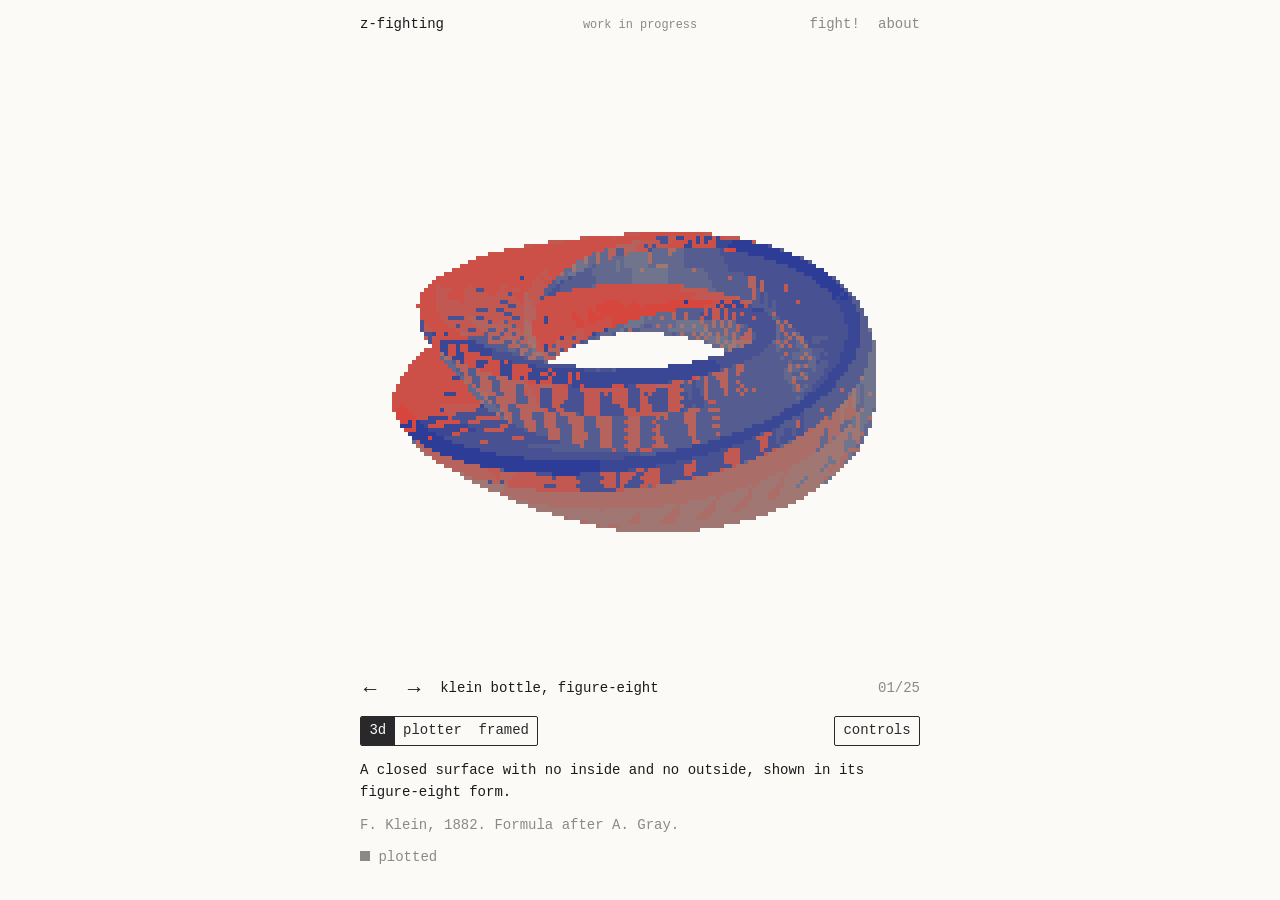
<file: index.html>
<!doctype html>
<html lang="en">
<head>
<meta charset="utf-8">
<meta name="viewport" content="width=device-width, initial-scale=1">
<title>z-fighting</title>
<meta name="description" content="Z-fighting: pen plotter drawings made from a rendering error of 3D graphics.">
<link rel="stylesheet" href="stil.css">
</head>
<body>

<header>
  <a href="#" class="titel">z-fighting</a>
  <span class="wip">work in progress</span>
  <nav aria-label="pages"><a href="game/">fight!</a><a href="about.html">about</a></nav>
</header>

<main></main>

<script src="flaechen.js"></script>
<script src="netze.js"></script>
<script src="auswahl.js"></script>
<script src="werke.js"></script>
<script src="zf.js"></script>
</body>
</html>
</file>
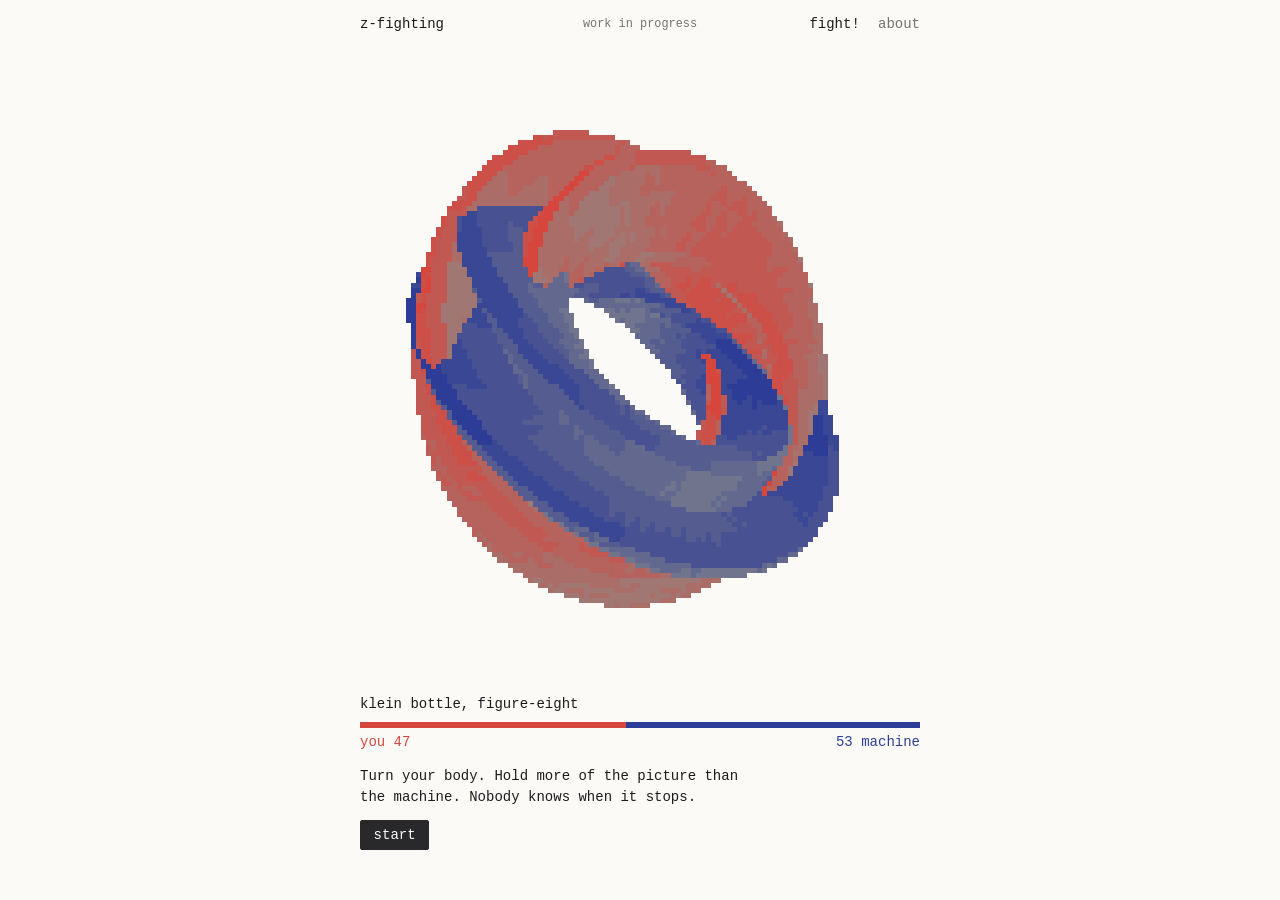
<file: game/index.html>
<!doctype html>
<html lang="en">
<head>
<meta charset="utf-8">
<meta name="viewport" content="width=device-width, initial-scale=1, viewport-fit=cover">
<title>fight!</title>
<meta name="description" content="Two bodies in the same place. Hold more of the picture than the machine.">
<style>
/* Wie die Website: Papier, Festbreitenschrift, Blau und Rot, eine Bildschirmseite ohne Scrollen. Nur ein helles Bild. */
:root { --papier: #fbfaf7; --tinte: #1b1b1d; --leise: #74736f; --knopf: #29292c; --blau: #2d3c96; --rot: #d7463c; color-scheme: light; }
* { box-sizing: border-box; }
html { font-size: 14px; height: 100dvh; overflow: hidden; overscroll-behavior: none; }
body {
  margin: 0; height: 100%; display: flex; flex-direction: column; align-items: center;
  padding-left: max(16px, env(safe-area-inset-left, 0px)); padding-right: max(16px, env(safe-area-inset-right, 0px));
  background: var(--papier); color: var(--tinte); font-family: "Courier Prime", "Courier New", Courier, ui-monospace, monospace; line-height: 1.5;
  -webkit-user-select: none; user-select: none;
}
header, main { width: 100%; max-width: 40rem; }
header { flex: none; display: flex; justify-content: space-between; gap: 1rem; padding: 1rem 0 0.6rem; }
.leise { color: var(--leise); }
main { flex: 1; min-height: 0; display: flex; flex-direction: column; }
.buehne { flex: 1; min-height: 0; container-type: size; display: flex; align-items: center; justify-content: center; }
canvas { display: block; width: min(100cqw, 100cqh); height: min(100cqw, 100cqh); touch-action: none; cursor: grab; image-rendering: pixelated; }
.kopf { flex: none; display: flex; justify-content: space-between; gap: 1rem; padding-top: 0.6rem; }
.balken { flex: none; display: flex; height: 6px; margin: 0.5rem 0 0.3rem; }
.balken span { flex: 1 1 0; min-width: 0; transition: flex-grow 0.12s linear; }
#du { background: var(--rot); } #sie { background: var(--blau); }
.zahlen { flex: none; display: flex; justify-content: space-between; }
.zahlen .du { color: var(--rot); } .zahlen .sie { color: var(--blau); }
.unten { flex: none; height: 10.5rem; padding: 0.9rem 0 1rem; }
.unten p { margin: 0 0 0.9rem; max-width: 46ch; }
button { font: inherit; height: 30px; padding: 0 0.9rem; color: var(--papier); background: var(--knopf); border: 1px solid var(--knopf); border-radius: 2px; cursor: pointer; }
button:focus-visible, canvas:focus-visible { outline: 1px solid var(--blau); outline-offset: 3px; }
body[data-zustand="lauf"] .unten p { color: var(--leise); }
@media (max-width: 640px) { html { font-size: 13px; } }
@media (prefers-reduced-motion: reduce) { .balken span { transition: none; } }
@media (orientation: landscape) and (max-height: 520px) {
  main { display: grid; grid-template-columns: minmax(0, 1fr) minmax(0, 1fr); grid-template-rows: auto auto auto minmax(0, 1fr); column-gap: 1.5rem; }
  .buehne { grid-row: 1 / 5; } .unten { height: auto; }
}

/* Kopfzeile: Titel links, Seiten rechts */
header nav { display: flex; gap: 1.3rem; }
header nav a { color: var(--leise); }
header nav a[aria-current="page"], header .titel { color: var(--tinte); }
header a { text-decoration: none; } header a:hover { text-decoration: underline; }
header { gap: 0.6rem; }
header .titel, header nav { flex: 1 1 0; }
header nav { justify-content: flex-end; }
header .wip { color: var(--leise); white-space: nowrap; font-size: 0.85em; align-self: center; }

/* choose your fighter: liegt ueber dem Spielfeld, ein Raster aus allen Flaechen, unten der Name und der Knopf */
main { position: relative; }
#wahl { position: absolute; inset: 0; z-index: 2; background: var(--papier); display: flex; flex-direction: column; }
#wahl h1 { flex: none; margin: 0.4rem 0 0.9rem; font: inherit; }
/* volle Breite, aber nie hoeher als der Schirm hergibt (ohne Container-Einheiten: Safari auf dem iPhone rechnete sie falsch) */
#gitter { flex: none; display: grid; grid-template-columns: repeat(5, minmax(0, 1fr)); gap: 4px; width: 100%; max-width: min(30rem, calc(100dvh - 17rem)); margin: 0 auto; }
.kachel { display: block; width: 100%; min-width: 0; height: auto; margin: 0; padding: 3px; background: none; border: 1px solid transparent; border-radius: 2px; -webkit-appearance: none; appearance: none; }
.kachel canvas { display: block; width: 100%; height: auto; aspect-ratio: 1; cursor: pointer; }
.kachel[aria-pressed="true"] { border-color: var(--rot); background: color-mix(in srgb, var(--rot) 9%, transparent); }
.los { flex: none; width: 100%; display: flex; justify-content: space-between; align-items: center; gap: 1rem; margin-top: auto; padding: 0.9rem 0 1rem; }
.los span { min-width: 0; white-space: nowrap; overflow: hidden; text-overflow: ellipsis; }
.unten .knoepfe { display: flex; gap: 0.6rem; }
#wechsel { color: var(--knopf); background: none; }
[hidden] { display: none !important; }
</style>
</head>
<body>
<header>
  <a href="../" class="titel">z-fighting</a>
  <span class="wip">work in progress</span>
  <nav aria-label="pages"><a href="./" aria-current="page">fight!</a><a href="../about.html">about</a></nav>
</header>
<main>
  <div class="buehne"><canvas id="feld" width="600" height="600" tabindex="0" aria-label="Two bodies in the same place. Drag to turn the red one."></canvas></div>
  <div class="kopf"><span id="form"></span><span class="leise" id="serie"></span></div>
  <div class="balken" aria-hidden="true"><span id="du"></span><span id="sie"></span></div>
  <div class="zahlen"><span class="du">you <span id="duZahl">50</span></span><span class="sie"><span id="sieZahl">50</span> machine</span></div>
  <div class="unten">
    <p id="zeile" role="status"></p>
    <div class="knoepfe"><button type="button" id="knopf">start</button><button type="button" id="wechsel" hidden>change fighter</button></div>
  </div>
  <div id="wahl" hidden>
    <h1>choose your fighter</h1>
    <div id="gitter"></div>
    <div class="los"><span id="kaempfer"></span><button type="button" id="kampf">fight!</button></div>
  </div>
</main>
<script src="flaechen.js"></script>
<script src="netze.js"></script>
<script src="auswahl.js"></script>
<script src="spiel.js"></script>
</body>
</html>
</file>
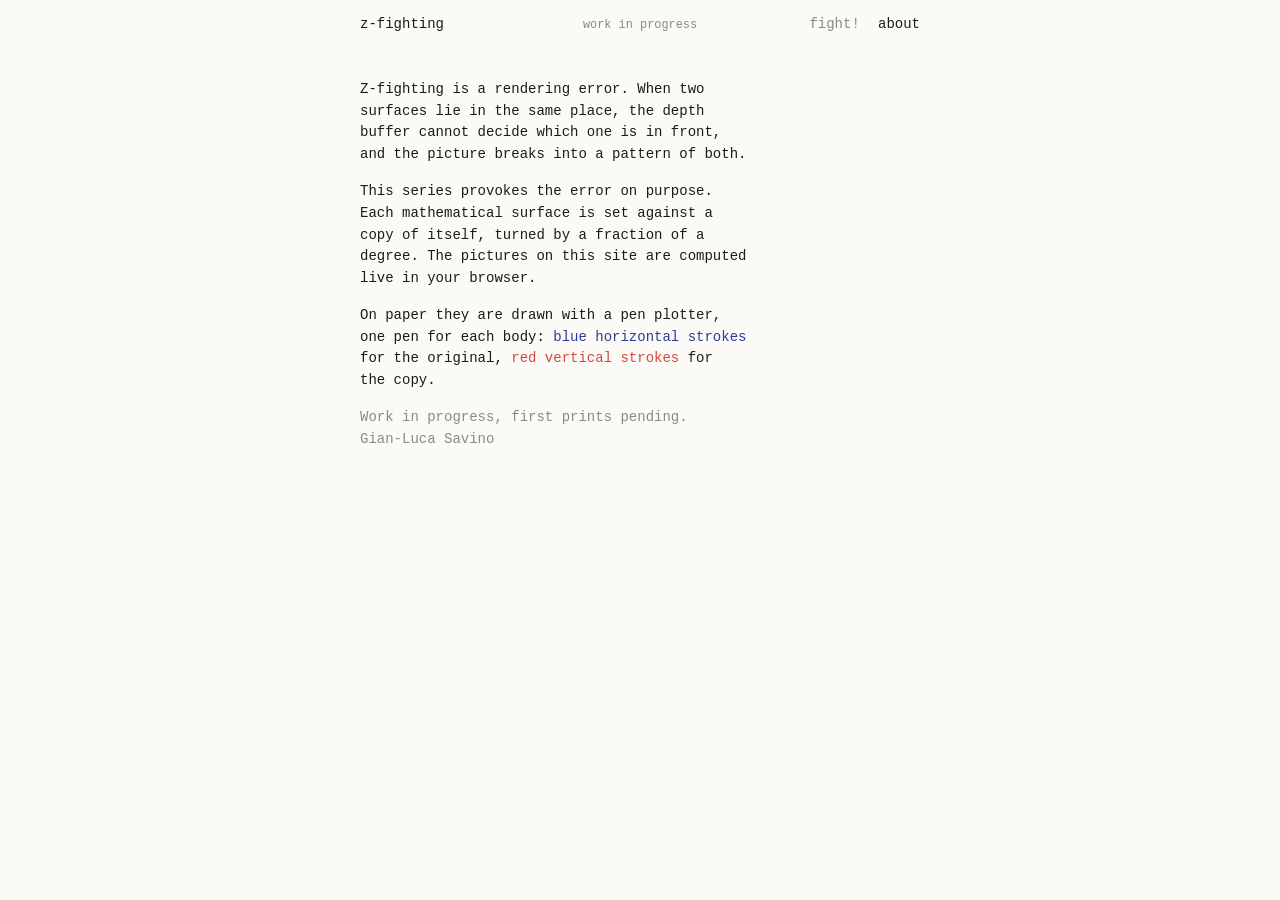
<file: about.html>
<!doctype html>
<html class="frei" lang="en">
<head>
<meta charset="utf-8">
<meta name="viewport" content="width=device-width, initial-scale=1">
<title>z-fighting, about</title>
<meta name="description" content="Z-fighting: pen plotter drawings made from a rendering error of 3D graphics.">
<link rel="stylesheet" href="stil.css">
</head>
<body>

<header>
  <a href="./" class="titel">z-fighting</a>
  <span class="wip">work in progress</span>
  <nav aria-label="pages"><a href="game/">fight!</a><a href="about.html" aria-current="page">about</a></nav>
</header>

<main>
<div class="seite">
  <p>Z-fighting is a rendering error. When two surfaces lie in the same place, the depth buffer cannot decide which one is in front, and the picture breaks into a pattern of both.</p>
  <p>This series provokes the error on purpose. Each mathematical surface is set against a copy of itself, turned by a fraction of a degree. The pictures on this site are computed live in your browser.</p>
  <p>On paper they are drawn with a pen plotter, one pen for each body: <span class="blau">blue horizontal strokes</span> for the original, <span class="rot">red vertical strokes</span> for the copy.</p>
  <p class="leise">Work in progress, first prints pending.<br>Gian-Luca Savino</p>
</div>
</main>
</body>
</html>
</file>
<file: stil.css>
/* z-fighting: eine Spalte, eine Schrift, zwei Farben. */
:root {
  --papier: #fbfaf7;
  --tinte: #1b1b1d;
  --leise: #8a8985;
  --knopf: #29292c;
  --blau: #2d3c96;
  --rot: #d7463c;
  --spalte: 34rem;
}
* { box-sizing: border-box; }
html { font-size: 14px; scroll-behavior: smooth; }
body {
  margin: 0; padding: 0 1.25rem;
  background: var(--papier); color: var(--tinte);
  font-family: "Courier Prime", "Courier New", Courier, ui-monospace, monospace;
  line-height: 1.55;
}
a { color: var(--blau); text-decoration: none; }
a:hover, a:focus-visible { text-decoration: underline; }
a:focus-visible, button:focus-visible, input:focus-visible { outline: 1px solid var(--blau); outline-offset: 3px; }

header, footer {
  display: flex; justify-content: space-between; gap: 1rem;
  max-width: 62rem; margin: 0 auto; padding: 1.4rem 0;
}
header .titel { color: var(--tinte); }
footer { color: var(--leise); padding: 5rem 0 2rem; }

main { max-width: 62rem; margin: 0 auto; }

figure { margin: 0; }
figcaption { display: flex; justify-content: space-between; gap: 1rem; flex-wrap: wrap; padding-top: 0.7rem; }
.leise { color: var(--leise); }

.werk { max-width: 40rem; margin: 2.5rem auto 0; }
.werk canvas { display: block; width: 100%; height: auto; aspect-ratio: 1; cursor: grab; touch-action: pan-y; image-rendering: pixelated; }
.werk canvas.zieht { cursor: grabbing; }
button { font: inherit; color: var(--blau); background: none; border: 0; padding: 0; cursor: pointer; }
button:hover { text-decoration: underline; }
.schalter { display: flex; gap: 1.1rem; }

/* Regler: je Werk, unter der Bildzeile, erst auf Wunsch sichtbar (zf.js baut sie). */
.regler { display: grid; grid-template-columns: repeat(3, 1fr); gap: 0.6rem 2rem; padding-top: 1.4rem; }
.regler label { display: block; min-width: 0; }
.regler .kopf { display: flex; justify-content: space-between; gap: 0.5rem; color: var(--leise); }
.regler output { color: var(--tinte); white-space: nowrap; }
.regler input {
  -webkit-appearance: none; appearance: none; display: block; width: 100%; height: 2.2rem; margin: 0;
  background: transparent; cursor: pointer; touch-action: pan-y;
}
.regler input::-webkit-slider-runnable-track { height: 1px; background: var(--leise); }
.regler input::-moz-range-track { height: 1px; background: var(--leise); }
.regler input::-webkit-slider-thumb { -webkit-appearance: none; width: 11px; height: 11px; margin-top: -5px; border: 0; border-radius: 0; background: var(--tinte); }
.regler input::-moz-range-thumb { width: 11px; height: 11px; border: 0; border-radius: 0; background: var(--tinte); }
.regler .zeile { display: flex; align-items: center; gap: 1.5rem; min-height: 2.2rem; align-self: end; }
.regler .zeile button { color: var(--leise); padding: 0.5rem 0; }
.regler .zeile button[aria-pressed="true"] { color: var(--tinte); }
@media (max-width: 640px) { .regler { grid-template-columns: 1fr 1fr; gap: 0.4rem 1.5rem; } }

.satz { max-width: 40rem; margin: 5rem auto 0; color: var(--leise); }

[hidden] { display: none !important; }
article { margin-top: 1rem; }
/* Ein Werk zur Zeit. Die Pfeile stehen vor dem Titel, damit sie beim Wechseln nicht wandern. */
.wahl { display: flex; align-items: center; gap: 0.2rem; }
.wahl button { color: var(--tinte); padding: 0.5rem 0.7rem; margin: -0.5rem 0; }
.wahl button:first-child { margin-left: -0.7rem; }
.wahl span { margin-left: 0.4rem; }
article .werk { margin-top: 0; }
.quelle { max-width: 40rem; margin: 2.2rem auto 0; }
.quelle p { margin: 0 0 1.2rem; }
.quelle pre { margin: 0 0 1.4rem; font: inherit; line-height: 1.6; overflow-x: auto; }
.quelle i { font-style: italic; }


.serie { max-width: 40rem; margin: 7rem auto 0; }
table { border-collapse: collapse; }
td { padding: 0.15rem 1.5rem 0.15rem 0; vertical-align: top; }
td:first-child { color: var(--leise); width: 3rem; }

@media (max-width: 640px) {
  html { font-size: 13px; }
  .serie { margin-top: 4.5rem; }
  .quelle pre { font-size: 0.9em; }
}
@media (prefers-reduced-motion: reduce) { html { scroll-behavior: auto; } }

/* ---------------------------------------------------------------- eine Bildschirmseite, kein Scrollen
   Kopf, Buehne (nimmt den Rest), Bildzeile, unterer Bereich fester Hoehe. Im unteren Bereich steht entweder
   der Text zum Werk, die Regler oder der Satz zur Regel; die Buehne aendert ihre Groesse dabei nicht. */
:root { --unten: 15rem; }
html { height: 100dvh; overflow: hidden; overscroll-behavior: none; }
body { height: 100%; display: flex; flex-direction: column; }
header { width: 100%; max-width: 40rem; flex: none; padding: 1rem 0 0.6rem; }
main { flex: 1; min-height: 0; width: 100%; max-width: 40rem; display: flex; flex-direction: column; }
article { flex: 1; min-height: 0; margin: 0; display: flex; flex-direction: column; }
.werk, article .werk { flex: 1; min-height: 0; max-width: none; margin: 0; display: flex; flex-direction: column; }
.buehne { flex: 1; min-height: 0; container-type: size; display: flex; align-items: center; justify-content: center; }
.werk canvas { width: min(100cqw, 100cqh); height: min(100cqw, 100cqh); aspect-ratio: auto; touch-action: none; }
figcaption { flex: none; }
.unten { flex: none; height: var(--unten); padding: 1rem 0 0.6rem; overflow-x: hidden; overflow-y: auto; }
.unten p { margin: 0 0 0.8rem; }
.quelle { max-width: none; margin: 0; }
.regler { padding-top: 0; }
@media (prefers-reduced-motion: no-preference) {
  .unten > * { animation: hoch 0.22s ease-out; }
  @keyframes hoch { from { transform: translateY(1.2rem); opacity: 0; } }
}
@media (min-width: 641px) { :root { --unten: 11rem; } }
/* ---------------------------------------------------------------- Bedienelemente der Bildzeile
   Umschalter und Regler-Knopf: feiner Rahmen, leicht gerundet, gefuellt heisst gewaehlt oder offen.
   Pfeile ohne Rahmen, aber mit grosser Tippflaeche. */
figcaption { align-items: center; gap: 0.5rem 1rem; }
.wahl { gap: 0; }
.wahl button, .wahl button:first-child { width: 44px; height: 40px; margin: 0; padding: 0; font-size: 1.5rem; line-height: 1; color: var(--tinte); }
.wahl button:first-child { margin-left: -12px; }
.wahl span { margin-left: 0.3rem; }
.schalter { margin-left: auto; align-items: center; gap: 0.7rem; }
.ansicht { display: inline-flex; border: 1px solid var(--knopf); border-radius: 2px; overflow: hidden; }
.ansicht button, .schalter .auf, .schalter .ar { height: 28px; padding: 0 0.6rem; color: var(--knopf); }
.schalter .auf, .schalter .ar { height: 30px; border: 1px solid var(--knopf); border-radius: 2px; }
.schalter .ar { margin-left: auto; }
.ansicht button[aria-pressed="true"], .schalter .auf[aria-expanded="true"] { background: var(--knopf); color: var(--papier); text-decoration: none; }
.wahl button:hover, .ansicht button:hover, .schalter .auf:hover, .schalter .ar:hover { text-decoration: none; }
@media (hover: hover) {
  .wahl button:hover { color: var(--leise); }
  .ansicht button[aria-pressed="false"]:hover, .schalter .auf[aria-expanded="false"]:hover { background: color-mix(in srgb, var(--knopf) 10%, transparent); }
}
@media (max-width: 640px) { .schalter { width: 100%; margin-left: 0; justify-content: space-between; } }
@media (orientation: landscape) and (max-height: 520px) {   /* Telefon quer: Buehne links, alles andere rechts */
  .werk, article .werk { display: grid; grid-template-columns: minmax(0, 1fr) minmax(0, 1fr); grid-template-rows: auto minmax(0, 1fr); column-gap: 1.5rem; }
  .buehne { grid-row: 1 / 3; }
  .unten { height: auto; }
  .regler { grid-template-columns: 1fr 1fr; gap: 0.2rem 1.5rem; }
}

/* Kopfzeile: Titel links, Seiten rechts */
header nav { display: flex; gap: 1.3rem; }
header nav a { color: var(--leise); }
header nav a[aria-current="page"], header .titel { color: var(--tinte); }
/* Textseiten (about) duerfen scrollen */
html.frei { height: auto; overflow: auto; }
html.frei body { height: auto; min-height: 100dvh; }
.seite { padding: 2.5rem 0 4rem; }
.seite p, .seite h2 { max-width: 46ch; margin: 0 0 1.1rem; }
.seite h2 { font: inherit; color: var(--leise); margin-top: 2.5rem; }
/* Bilder und Videos als Unterbrechung in voller Breite der Spalte, am Telefon bis an den Rand */
.seite figure { margin: 2.2rem 0; }
.seite figure img, .seite figure video { display: block; width: 100%; height: auto; }
.seite figcaption { display: block; padding-top: 0.5rem; color: var(--leise); }
.seite figure img, .seite figure video { max-height: 88dvh; width: auto; max-width: 100%; }   /* Hochformate nie hoeher als der Schirm */
.seite .reihe { display: grid; grid-template-columns: repeat(auto-fit, minmax(0, 1fr)); gap: 0.6rem; margin: 2.2rem 0; align-items: start; }
.seite .reihe figure { margin: 0; }
.seite .reihe figure img, .seite .reihe figure video { width: 100%; max-height: none; }
@media (max-width: 640px) {
  .seite figure, .seite .reihe { margin-inline: -1.25rem; } .seite .reihe figure { margin-inline: 0; }
  .seite figure img, .seite figure video { width: 100%; max-height: none; }
  .seite figcaption { padding-inline: 1.25rem; }
}
.seite .blau { color: var(--blau); } .seite .rot { color: var(--rot); }

/* Hinweis in der Mitte der Kopfzeile, solange die Seite im Aufbau ist. */
header { gap: 0.6rem; }
header .titel, header nav { flex: 1 1 0; }
header nav { justify-content: flex-end; }
header .wip { color: var(--leise); white-space: nowrap; font-size: 0.85em; align-self: center; }

/* ---------------------------------------------------------------- Bildzeile fest in zwei Zeilen (seit 2026-11-24)
   Oben Pfeile und Name, darunter die Knoepfe. So verschiebt ein langer Name nichts; passt er nicht, wird er gekuerzt. */
figcaption { flex-wrap: wrap; }
.wahl { flex: 1 1 100%; min-width: 0; }
.wahl span { flex: 1; min-width: 0; white-space: nowrap; overflow: hidden; text-overflow: ellipsis; }
.schalter { width: 100%; margin-left: 0; justify-content: space-between; }
/* Text zum Werk: so hoch, wie der Schirm hergibt, nie scrollen. Ist er laenger, blendet er unten aus und der Knopf
   "more" schiebt den ganzen Text ueber Bild und Bildzeile. */
:root { --unten: 12.5rem; }                 /* gerade so hoch wie die Regler: ein Satz und die Quelle passen immer */
@media (min-width: 641px) { :root { --unten: 11rem; } }
@media (max-width: 640px) { .regler { gap: 0.2rem 1.5rem; } .regler input { height: 1.8rem; } .regler .zeile { min-height: 1.8rem; } }
.werk { position: relative; }
.unten { position: relative; }
.unten.text { overflow: hidden; }
.unten.text > .quelle { height: 100%; overflow: hidden; }
.unten.lang > .quelle { -webkit-mask-image: linear-gradient(#000 55%, transparent 96%); mask-image: linear-gradient(#000 55%, transparent 96%); }
.unten .mehr, .lese .zu { height: 30px; padding: 0 0.6rem; color: var(--knopf); background: var(--papier); border: 1px solid var(--knopf); border-radius: 2px; }
.unten .mehr { position: absolute; right: 0; bottom: 0.6rem; }
.unten .mehr:hover, .lese .zu:hover { text-decoration: none; }
.lese { position: absolute; inset: 0; z-index: 2; background: var(--papier); overflow-y: auto; padding: 0.4rem 0 1rem; display: flex; flex-direction: column; gap: 1rem; }
.lese .zu { align-self: flex-end; flex: none; position: sticky; top: 0; }
.lese .quelle p { margin: 0 0 0.8rem; }
@media (prefers-reduced-motion: no-preference) { .lese { animation: hoch 0.22s ease-out; } }
@media (orientation: landscape) and (max-height: 520px) { .unten { height: auto; min-height: 0; } .lese { grid-column: 1 / 3; } }
/* sehr schmale Schirme: die Kopfzeile bleibt einzeilig */
header .titel, header nav a { white-space: nowrap; }
@media (max-width: 359px) { header nav { gap: 0.7rem; } header .wip { font-size: 0.75em; } }

/* Nummer in der Serie und Quadrat rechts neben dem Namen (seit 2026-11-24): gefuellt = dieses Blatt ist geplottet.
   Das Quadrat steht auf der Grundlinie und ist so hoch wie die Ziffern (--ziffer, von zf.js in ganzen Pixeln gemessen). */
.wahl .nr { flex: none; margin-left: 0.8rem; color: var(--leise); overflow: visible; }
.marke { display: inline-block; flex: none; width: var(--ziffer, 9px); height: var(--ziffer, 9px); box-sizing: border-box; border: 1px solid var(--knopf); vertical-align: baseline; }
.marke.da { background: var(--knopf); }
.stand .marke { margin-right: 0.6em; border-color: var(--leise); }
.stand .marke.da { background: var(--leise); }
.quelle p.stand { margin-bottom: 0; }
</file>
